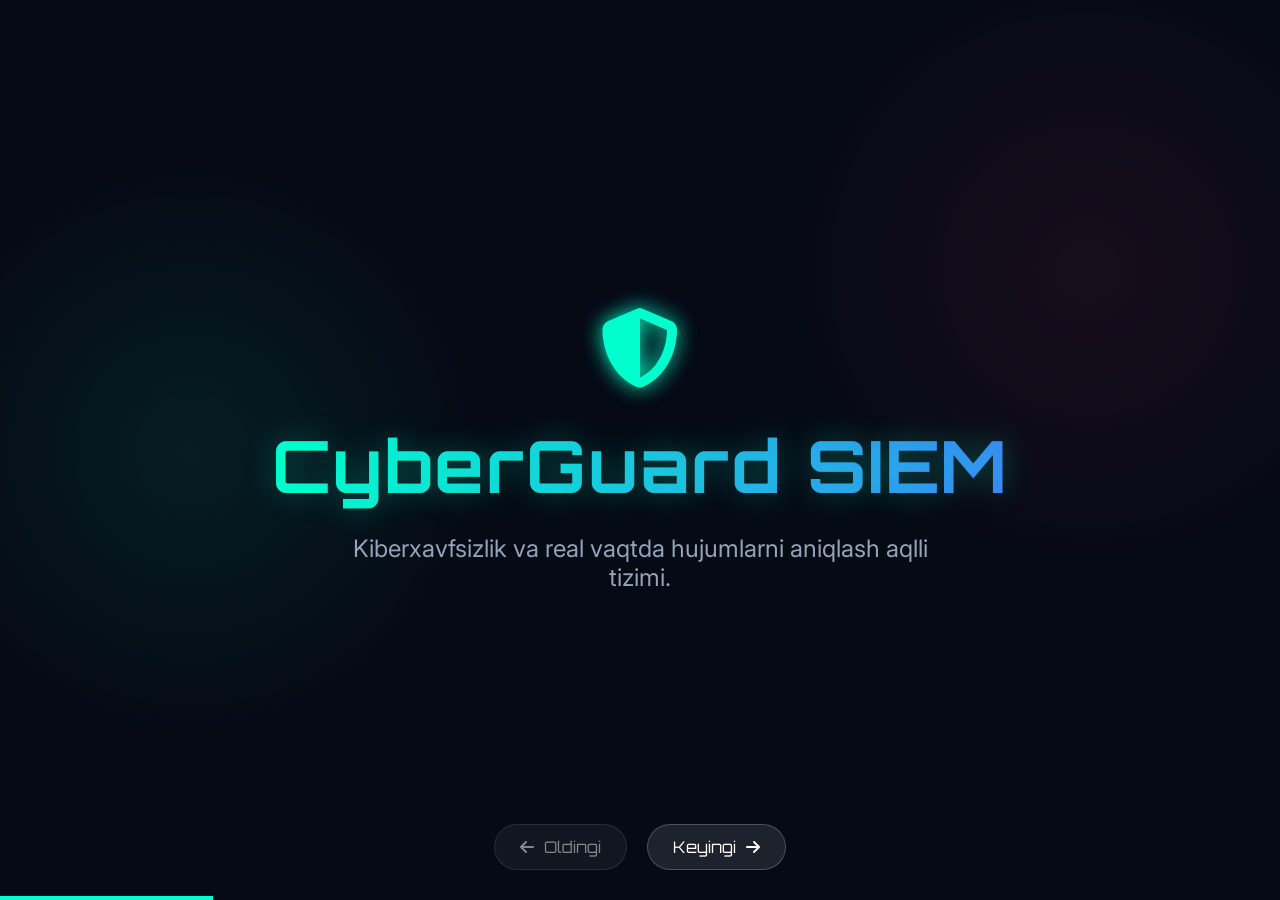
<file: presentation.html>
<!DOCTYPE html>
<html lang="uz">
<head>
    <meta charset="UTF-8">
    <meta name="viewport" content="width=device-width, initial-scale=1.0">
    <title>CyberGuard SIEM - Taqdimot</title>
    <link href="https://fonts.googleapis.com/css2?family=Inter:wght@300;400;600;800&family=Orbitron:wght@500;700&display=swap" rel="stylesheet">
    <link rel="stylesheet" href="https://cdnjs.cloudflare.com/ajax/libs/font-awesome/6.4.0/css/all.min.css">
    <style>
        :root {
            --bg-color: #050a15;
            --text-color: #e2e8f0;
            --primary: #00ffcc;
            --secondary: #ff3366;
            --accent: #3b82f6;
        }

        * {
            box-sizing: border-box;
            margin: 0;
            padding: 0;
        }

        body {
            font-family: 'Inter', sans-serif;
            background-color: var(--bg-color);
            color: var(--text-color);
            overflow: hidden;
            display: flex;
            justify-content: center;
            align-items: center;
            height: 100vh;
            background-image: 
                radial-gradient(circle at 15% 50%, rgba(0, 255, 204, 0.08), transparent 25%),
                radial-gradient(circle at 85% 30%, rgba(255, 51, 102, 0.08), transparent 25%);
        }

        .slider-container {
            width: 100vw;
            height: 100vh;
            position: relative;
        }

        .slide {
            position: absolute;
            top: 0;
            left: 0;
            width: 100%;
            height: 100%;
            display: flex;
            flex-direction: column;
            justify-content: center;
            align-items: center;
            opacity: 0;
            visibility: hidden;
            transition: opacity 0.8s ease-in-out, transform 0.8s ease-in-out, visibility 0.8s;
            transform: scale(0.9);
            padding: 2rem 10%;
            text-align: center;
            z-index: 1;
        }

        .slide.active {
            opacity: 1;
            visibility: visible;
            transform: scale(1);
            z-index: 10;
        }

        h1, h2 {
            font-family: 'Orbitron', sans-serif;
            margin-bottom: 1.5rem;
            letter-spacing: 2px;
        }

        .title-slide h1 {
            font-size: 4.5rem;
            background: linear-gradient(90deg, var(--primary), var(--accent));
            -webkit-background-clip: text;
            -webkit-text-fill-color: transparent;
            text-shadow: 0 0 30px rgba(0, 255, 204, 0.3);
        }

        .title-slide p {
            font-size: 1.5rem;
            color: #94a3b8;
            max-width: 600px;
        }

        .slide h2 {
            font-size: 3rem;
            color: var(--primary);
            border-bottom: 2px solid rgba(0, 255, 204, 0.3);
            padding-bottom: 0.5rem;
            display: inline-block;
        }

        .content-box {
            background: rgba(255, 255, 255, 0.03);
            border: 1px solid rgba(255, 255, 255, 0.05);
            backdrop-filter: blur(10px);
            padding: 2.5rem;
            border-radius: 20px;
            max-width: 900px;
            font-size: 1.4rem;
            line-height: 1.8;
            text-align: left;
            box-shadow: 0 20px 50px rgba(0, 0, 0, 0.5);
            position: relative;
            overflow: hidden;
        }

        .content-box::before {
            content: '';
            position: absolute;
            top: 0;
            left: 0;
            width: 100%;
            height: 4px;
            background: linear-gradient(90deg, var(--primary), var(--secondary));
        }

        ul {
            list-style: none;
        }

        li {
            margin-bottom: 1.2rem;
            display: flex;
            align-items: flex-start;
        }

        li i {
            color: var(--primary);
            margin-top: 6px;
            margin-right: 15px;
            font-size: 1.2rem;
        }

        .highlight {
            color: var(--primary);
            font-weight: 600;
        }

        .danger {
            color: var(--secondary);
            font-weight: 600;
        }

        .grid-layout {
            display: grid;
            grid-template-columns: 1fr 1fr;
            gap: 2rem;
            text-align: left;
            width: 100%;
            max-width: 1000px;
        }

        .card {
            background: rgba(255, 255, 255, 0.03);
            padding: 2rem;
            border-radius: 15px;
            border: 1px solid rgba(255, 255, 255, 0.05);
            transition: transform 0.3s;
        }

        .card:hover {
            transform: translateY(-5px);
            border-color: var(--primary);
        }

        .card i {
            font-size: 2.5rem;
            color: var(--primary);
            margin-bottom: 1rem;
        }

        .controls {
            position: absolute;
            bottom: 30px;
            left: 50%;
            transform: translateX(-50%);
            display: flex;
            gap: 20px;
            z-index: 100;
        }

        .btn {
            background: rgba(255, 255, 255, 0.1);
            border: 1px solid rgba(255, 255, 255, 0.2);
            color: white;
            padding: 12px 25px;
            border-radius: 30px;
            cursor: pointer;
            font-family: 'Orbitron', sans-serif;
            transition: all 0.3s ease;
            font-size: 1rem;
            display: flex;
            align-items: center;
            gap: 10px;
        }

        .btn:hover {
            background: var(--primary);
            color: #000;
            box-shadow: 0 0 15px var(--primary);
        }

        .progress-bar {
            position: absolute;
            bottom: 0;
            left: 0;
            height: 4px;
            background: var(--primary);
            transition: width 0.3s ease;
            z-index: 100;
        }

        .demo-btn {
            display: inline-block;
            margin-top: 2rem;
            background: linear-gradient(45deg, var(--primary), var(--accent));
            color: #000;
            padding: 15px 40px;
            border-radius: 50px;
            text-decoration: none;
            font-family: 'Orbitron', sans-serif;
            font-weight: bold;
            font-size: 1.2rem;
            transition: transform 0.3s, box-shadow 0.3s;
        }

        .demo-btn:hover {
            transform: scale(1.05);
            box-shadow: 0 10px 20px rgba(0, 255, 204, 0.4);
        }

    </style>
</head>
<body>

    <div class="slider-container" id="slider">
        
        <!-- Slide 1 -->
        <div class="slide active title-slide">
            <i class="fa-solid fa-shield-halved" style="font-size: 5rem; color: var(--primary); margin-bottom: 2rem; text-shadow: 0 0 20px var(--primary);"></i>
            <h1>CyberGuard SIEM</h1>
            <p>Kiberxavfsizlik va real vaqtda hujumlarni aniqlash aqlli tizimi.</p>
        </div>

        <!-- Slide 2 -->
        <div class="slide">
            <h2><i class="fa-solid fa-triangle-exclamation"></i> Muammo</h2>
            <div class="content-box">
                <p>Bugungi kunda raqamli platformalar doimiy xavf ostida:</p>
                <ul>
                    <li><i class="fa-solid fa-bug"></i> <strong>Kech aniqlash:</strong> Ko'plab hujumlar faqatgina zarar yetkazilgandan keyin bilinadi.</li>
                    <li><i class="fa-solid fa-server"></i> <strong>Server yuklamalari:</strong> Kutilmagan DDoS hujumlar tizimlarni ishdan chiqaradi.</li>
                    <li><i class="fa-solid fa-database"></i> <strong>Ma'lumotlar o'g'irlanishi:</strong> SQL Injection orqali nozik ma'lumotlar fosh bo'ladi.</li>
                    <li><i class="fa-solid fa-eye-slash"></i> <strong>Ko'rinmaslik:</strong> Administratorlar real vaqt rejimida nima bo'layotganini ko'ra olishmaydi.</li>
                </ul>
            </div>
        </div>

        <!-- Slide 3 -->
        <div class="slide">
            <h2><i class="fa-solid fa-lightbulb"></i> Bizning Yechim</h2>
            <div class="content-box">
                <p><strong>CyberGuard SIEM</strong> — bu server loglarini (<span class="highlight">Nginx</span>) real vaqtda o'qib, ularni tahlil qiladigan va xavf tug'ilganda tezkor chora ko'radigan avtomatlashtirilgan platforma.</p>
                <br>
                <p>U qanday ishlaydi?</p>
                <ul>
                    <li><i class="fa-solid fa-bolt"></i> So'rovlarni soniyaning mingdan bir qismida filtrlaydi.</li>
                    <li><i class="fa-solid fa-chart-line"></i> Dashboard orqali vizual ko'rinishda namoyish etadi.</li>
                    <li><i class="fa-solid fa-bell"></i> Xavfli IP manzillar bo'yicha Telegramga xabar beradi.</li>
                </ul>
            </div>
        </div>

        <!-- Slide 4 -->
        <div class="slide">
            <h2><i class="fa-solid fa-microchip"></i> Asosiy Imkoniyatlar</h2>
            <div class="grid-layout">
                <div class="card">
                    <i class="fa-solid fa-code"></i>
                    <h3>SQL Injection</h3>
                    <p style="color: #94a3b8; font-size: 1rem; margin-top: 10px;">Ma'lumotlar bazasiga qilingan ruxsatsiz so'rovlarni (UNION, SELECT) tutib oladi hamda hujum qilayotgan <strong>IP manzil va davlatni (kim tarafidan qilinayotganini)</strong> aniq ko'rsatib beradi.</p>
                </div>
                <div class="card">
                    <i class="fa-solid fa-network-wired"></i>
                    <h3>DDoS / DoS Himoya</h3>
                    <p style="color: #94a3b8; font-size: 1rem; margin-top: 10px;">Bitta IP manzil tarmoqqa ortiqcha yuklama berganda uni avtomatik aniqlaydi va ro'yxatga oladi.</p>
                </div>
                <div class="card">
                    <i class="fa-solid fa-user-secret"></i>
                    <h3>Credential Stuffing</h3>
                    <p style="color: #94a3b8; font-size: 1rem; margin-top: 10px;">Parollarni buzishga (Brute-force) qaratilgan takroriy login urinishlarini payqaydi.</p>
                </div>
                <div class="card">
                    <i class="fa-solid fa-globe"></i>
                    <h3>GeoIP Kuzatuv</h3>
                    <p style="color: #94a3b8; font-size: 1rem; margin-top: 10px;">Hujumchi aynan qaysi davlatdan turib harakat qilayotganini xarita integratsiyasi orqali ko'rsatadi.</p>
                </div>
            </div>
        </div>

        <!-- Slide 5 -->
        <div class="slide">
            <h2><i class="fa-solid fa-layer-group"></i> Texnologiyalar (Stack)</h2>
            <div class="content-box" style="text-align: center;">
                <div style="display: flex; justify-content: space-around; flex-wrap: wrap; gap: 30px; margin-top: 20px;">
                    <div>
                        <i class="fa-brands fa-python" style="font-size: 4rem; color: #3b82f6;"></i>
                        <p style="margin-top: 10px; font-weight: bold;">Python 3</p>
                    </div>
                    <div>
                        <i class="fa-solid fa-flask" style="font-size: 4rem; color: #fff;"></i>
                        <p style="margin-top: 10px; font-weight: bold;">Flask Framework</p>
                    </div>
                    <div>
                        <i class="fa-solid fa-database" style="font-size: 4rem; color: #00ffcc;"></i>
                        <p style="margin-top: 10px; font-weight: bold;">SQLite</p>
                    </div>
                    <div>
                        <i class="fa-brands fa-js" style="font-size: 4rem; color: #f7df1e;"></i>
                        <p style="margin-top: 10px; font-weight: bold;">Vanilla JS / Chart.js</p>
                    </div>
                    <div>
                        <i class="fa-brands fa-telegram" style="font-size: 4rem; color: #0088cc;"></i>
                        <p style="margin-top: 10px; font-weight: bold;">Telegram API</p>
                    </div>
                </div>
            </div>
        </div>

        <!-- Slide 6 -->
        <div class="slide">
            <h2><i class="fa-solid fa-rocket"></i> Xulosa & Namoyish</h2>
            <div class="content-box" style="text-align: center;">
                <p>Tizimimiz resurslarni tejaydi, tez ishlaydi va ochiq kodli texnologiyalarga asoslangan.</p>
                <p style="margin-top: 15px;">Endi e'tiboringizni amaliy qismga qaratsak. Jonli dashboard va tizim hujumlarni qanday ushlayotganini ko'ramiz.</p>
                
                <a href="http://127.0.0.1:5000" target="_blank" class="demo-btn">
                    <i class="fa-solid fa-desktop"></i> Jonli Dashboard'ni Ochish
                </a>
            </div>
        </div>

    </div>

    <!-- Controls -->
    <div class="controls">
        <button class="btn" id="prevBtn" onclick="changeSlide(-1)"><i class="fa-solid fa-arrow-left"></i> Oldingi</button>
        <button class="btn" id="nextBtn" onclick="changeSlide(1)">Keyingi <i class="fa-solid fa-arrow-right"></i></button>
    </div>

    <div class="progress-bar" id="progressBar"></div>

    <script>
        let currentSlide = 0;
        const slides = document.querySelectorAll('.slide');
        const progressBar = document.getElementById('progressBar');

        function updateSlider() {
            slides.forEach((slide, index) => {
                slide.classList.remove('active');
                if (index === currentSlide) {
                    slide.classList.add('active');
                }
            });

            // Update Progress Bar
            const progress = ((currentSlide + 1) / slides.length) * 100;
            progressBar.style.width = progress + '%';

            // Update Buttons
            document.getElementById('prevBtn').style.opacity = currentSlide === 0 ? '0.5' : '1';
            document.getElementById('prevBtn').style.pointerEvents = currentSlide === 0 ? 'none' : 'auto';
            
            document.getElementById('nextBtn').style.opacity = currentSlide === slides.length - 1 ? '0.5' : '1';
            document.getElementById('nextBtn').style.pointerEvents = currentSlide === slides.length - 1 ? 'none' : 'auto';
        }

        function changeSlide(direction) {
            currentSlide += direction;
            if (currentSlide < 0) currentSlide = 0;
            if (currentSlide >= slides.length) currentSlide = slides.length - 1;
            updateSlider();
        }

        // Keyboard navigation
        document.addEventListener('keydown', (e) => {
            if (e.key === 'ArrowRight' || e.code === 'Space' || e.key === ' ') {
                changeSlide(1);
            } else if (e.key === 'ArrowLeft') {
                changeSlide(-1);
            }
        });

        // Initial setup
        updateSlider();
    </script>
</body>
</html>
</file>
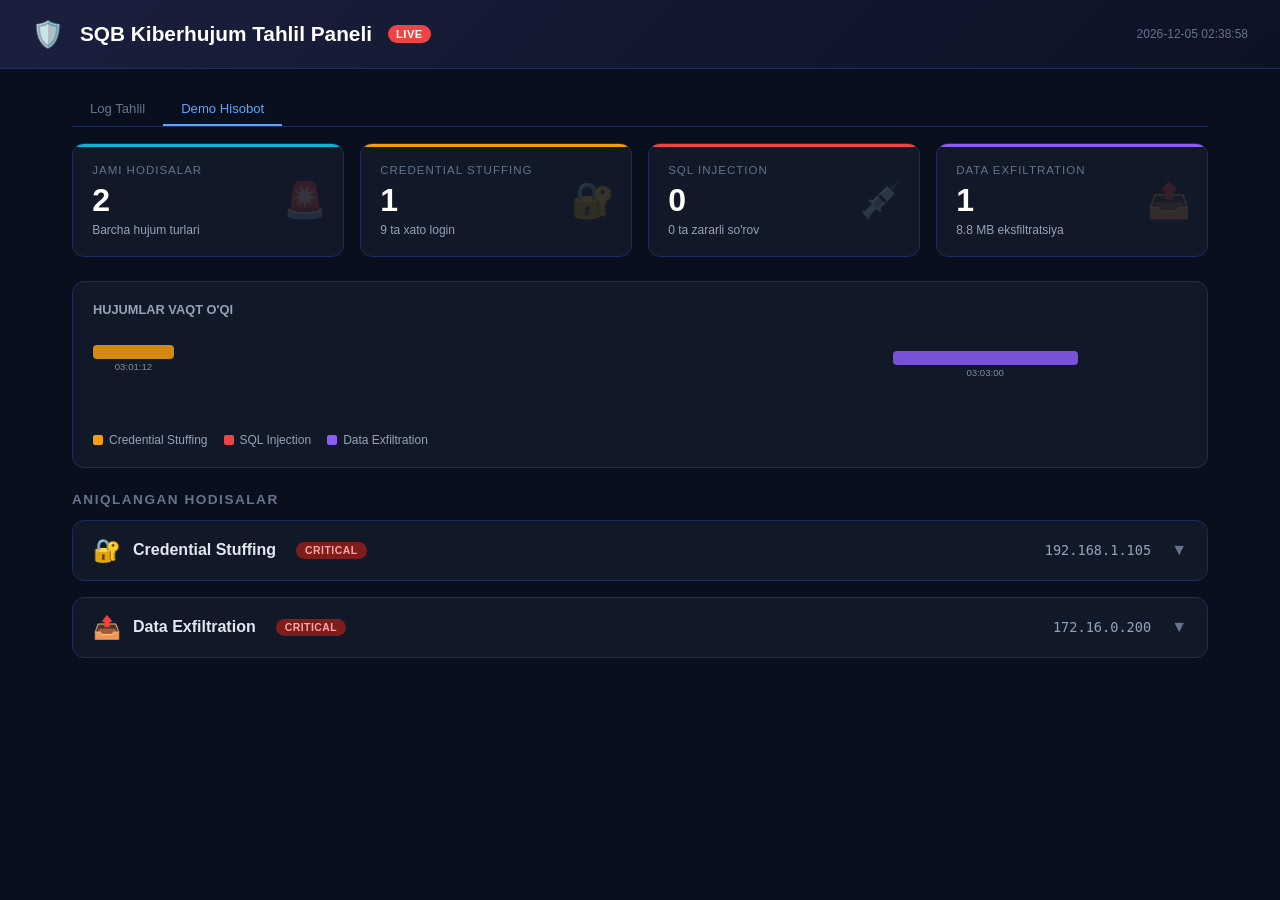
<file: sqb_dashboard.html>
<!DOCTYPE html>
<html lang="uz">
<head>
<meta charset="UTF-8"/>
<meta name="viewport" content="width=device-width,initial-scale=1"/>
<title>SQB Kiberhujum Tahlil Paneli</title>
<style>
*{box-sizing:border-box;margin:0;padding:0}
body{font-family:'Segoe UI',sans-serif;background:#0a0f1e;color:#e2e8f0;min-height:100vh}
header{background:linear-gradient(135deg,#1a1f3e 0%,#0d1224 100%);border-bottom:1px solid #1e2d5a;padding:1.2rem 2rem;display:flex;align-items:center;gap:1rem}
header h1{font-size:1.3rem;font-weight:700;color:#fff}
header .badge{background:#ef4444;color:#fff;font-size:0.7rem;padding:3px 8px;border-radius:20px;font-weight:700;letter-spacing:0.5px}
.ts{font-size:0.75rem;color:#64748b;margin-left:auto}
main{padding:1.5rem 2rem;max-width:1200px;margin:0 auto}

.stats{display:grid;grid-template-columns:repeat(auto-fit,minmax(200px,1fr));gap:1rem;margin-bottom:1.5rem}
.stat-card{background:#111827;border:1px solid #1e2d5a;border-radius:12px;padding:1.2rem;position:relative;overflow:hidden}
.stat-card::before{content:'';position:absolute;top:0;left:0;right:0;height:3px}
.stat-card.cs::before{background:#f59e0b}
.stat-card.sqli::before{background:#ef4444}
.stat-card.exfil::before{background:#8b5cf6}
.stat-card.total::before{background:#06b6d4}
.stat-card .label{font-size:0.72rem;color:#64748b;text-transform:uppercase;letter-spacing:1px;margin-bottom:6px}
.stat-card .value{font-size:2rem;font-weight:700;color:#fff}
.stat-card .sub{font-size:0.75rem;color:#94a3b8;margin-top:4px}
.stat-card .icon{position:absolute;right:1rem;top:50%;transform:translateY(-50%);font-size:2.2rem;opacity:0.15}

.section-title{font-size:0.85rem;text-transform:uppercase;letter-spacing:1.5px;color:#64748b;margin:1.5rem 0 0.8rem;font-weight:600}

.incident-card{background:#111827;border:1px solid #1e2d5a;border-radius:12px;margin-bottom:1rem;overflow:hidden;transition:border-color 0.2s}
.incident-card:hover{border-color:#334155}
.incident-header{padding:1rem 1.25rem;display:flex;align-items:center;gap:0.75rem;cursor:pointer}
.incident-header .attack-icon{font-size:1.4rem}
.incident-header .attack-name{font-weight:600;font-size:1rem}
.incident-header .attack-ip{font-family:monospace;font-size:0.85rem;color:#94a3b8;margin-left:auto}
.severity{display:inline-block;font-size:0.65rem;font-weight:700;padding:3px 9px;border-radius:20px;letter-spacing:0.5px;margin-left:8px}
.severity.CRITICAL{background:#7f1d1d;color:#fca5a5}
.severity.HIGH{background:#78350f;color:#fcd34d}

.incident-body{padding:0 1.25rem 1.25rem;display:none}
.incident-body.open{display:block}
.grid2{display:grid;grid-template-columns:1fr 1fr;gap:0.5rem 1.5rem;margin-top:0.75rem}
.field{margin-bottom:0.4rem}
.field .k{font-size:0.72rem;color:#64748b;text-transform:uppercase;letter-spacing:0.8px}
.field .v{font-size:0.9rem;color:#e2e8f0;font-family:monospace}
.field .v.red{color:#f87171}
.field .v.green{color:#34d399}
.field .v.yellow{color:#fbbf24}

.payloads{margin-top:0.75rem}
.payloads .title{font-size:0.72rem;color:#64748b;text-transform:uppercase;letter-spacing:0.8px;margin-bottom:6px}
.payload-item{background:#1e293b;border-radius:6px;padding:6px 10px;font-family:monospace;font-size:0.78rem;color:#fca5a5;margin-bottom:4px;word-break:break-all}
.eps{display:flex;flex-wrap:wrap;gap:6px;margin-top:6px}
.ep-tag{background:#1e293b;border-radius:6px;padding:4px 10px;font-size:0.75rem;font-family:monospace;color:#93c5fd}

.timeline{margin-top:1.5rem;background:#111827;border:1px solid #1e2d5a;border-radius:12px;padding:1.25rem}
.tl-title{font-size:0.85rem;color:#94a3b8;margin-bottom:1rem}
.tl-track{position:relative;height:60px}
.tl-bar-wrap{position:absolute;top:20px;height:20px;border-radius:4px;transition:opacity 0.2s}
.tl-bar-wrap:hover{opacity:0.85}
.tl-label{font-size:0.65rem;color:#94a3b8;position:absolute;top:44px;transform:translateX(-50%)}
.tl-legend{display:flex;gap:1rem;margin-top:2.5rem;flex-wrap:wrap}
.tl-legend-item{display:flex;align-items:center;gap:6px;font-size:0.75rem;color:#94a3b8}
.tl-legend-dot{width:10px;height:10px;border-radius:2px;flex-shrink:0}

.upload-zone{border:2px dashed #1e2d5a;border-radius:12px;padding:2rem;text-align:center;cursor:pointer;transition:border-color 0.2s;margin-bottom:1.5rem}
.upload-zone:hover{border-color:#3b82f6}
.upload-zone.drag{border-color:#3b82f6;background:#0f1d3a}
.upload-zone p{color:#64748b;font-size:0.9rem;margin-top:0.5rem}
.upload-zone .icon{font-size:2rem}
.upload-btn{display:inline-block;margin-top:0.75rem;padding:8px 20px;background:#1e40af;color:#fff;border-radius:8px;font-size:0.85rem;cursor:pointer;border:none}
#fileInput{display:none}
.run-btn{display:inline-block;padding:10px 24px;background:#1e40af;color:#fff;border-radius:8px;font-size:0.9rem;cursor:pointer;border:none;font-weight:600;width:100%;margin-bottom:1rem}
.run-btn:hover{background:#2563eb}
textarea{width:100%;background:#111827;border:1px solid #1e2d5a;border-radius:8px;color:#e2e8f0;font-family:monospace;font-size:0.78rem;padding:0.75rem;min-height:120px;resize:vertical;outline:none}
textarea:focus{border-color:#3b82f6}
.tab-bar{display:flex;gap:0;margin-bottom:1rem;border-bottom:1px solid #1e2d5a}
.tab{padding:8px 18px;font-size:0.82rem;color:#64748b;cursor:pointer;border-bottom:2px solid transparent;transition:all 0.15s}
.tab.active{color:#60a5fa;border-bottom-color:#60a5fa}
.tab-panel{display:none}.tab-panel.active{display:block}
.empty{color:#475569;font-size:0.9rem;text-align:center;padding:2rem}
</style>
</head>
<body>
<header>
  <span style="font-size:1.6rem">🛡️</span>
  <h1>SQB Kiberhujum Tahlil Paneli</h1>
  <span class="badge">LIVE</span>
  <span class="ts" id="ts"></span>
</header>
<main>
  <div class="tab-bar">
    <div class="tab active" onclick="switchTab('analyze')">Log Tahlil</div>
    <div class="tab" onclick="switchTab('demo')">Demo Hisobot</div>
  </div>

  <!-- ANALYZE TAB -->
  <div class="tab-panel active" id="tab-analyze">
    <div class="upload-zone" id="dropZone" onclick="document.getElementById('fileInput').click()"
         ondragover="ev(event,'over')" ondragleave="ev(event,'leave')" ondrop="ev(event,'drop')">
      <div class="icon">📂</div>
      <strong style="color:#94a3b8">Nginx log faylini yuklang</strong>
      <p>yoki quyidagi matn maydoniga log satrlarini paste qiling</p>
      <button class="upload-btn" onclick="event.stopPropagation()">Fayl tanlash</button>
      <input type="file" id="fileInput" accept=".log,.txt" onchange="loadFile(this)"/>
    </div>
    <textarea id="logInput" placeholder="Bu yerga log satrlarini paste qiling...&#10;&#10;Misol:&#10;192.168.1.105 - - [15/Jan/2025:08:01:12 +0500] &quot;POST /api/auth/login HTTP/1.1&quot; 401 134 &quot;-&quot; &quot;python-requests/2.28.0&quot;"></textarea>
    <button class="run-btn" style="margin-top:0.75rem" onclick="runAnalysis()">⚡ Tahlilni boshlash</button>
    <div id="analyze-results"></div>
  </div>

  <!-- DEMO TAB -->
  <div class="tab-panel" id="tab-demo">
    <div id="demo-results"></div>
  </div>
</main>

<script>
// ─── SAMPLE DATA ───────────────────────────────────────────────────────────
const SAMPLE_LOGS = `192.168.1.105 - - [15/Jan/2025:08:01:12 +0500] "POST /api/auth/login HTTP/1.1" 401 134 "-" "python-requests/2.28.0"
192.168.1.105 - - [15/Jan/2025:08:01:13 +0500] "POST /api/auth/login HTTP/1.1" 401 134 "-" "python-requests/2.28.0"
192.168.1.105 - - [15/Jan/2025:08:01:14 +0500] "POST /api/auth/login HTTP/1.1" 401 134 "-" "python-requests/2.28.0"
192.168.1.105 - - [15/Jan/2025:08:01:15 +0500] "POST /api/auth/login HTTP/1.1" 200 512 "-" "python-requests/2.28.0"
192.168.1.105 - - [15/Jan/2025:08:01:16 +0500] "POST /api/auth/login HTTP/1.1" 401 134 "-" "python-requests/2.28.0"
192.168.1.105 - - [15/Jan/2025:08:01:17 +0500] "POST /api/auth/login HTTP/1.1" 401 134 "-" "python-requests/2.28.0"
192.168.1.105 - - [15/Jan/2025:08:01:18 +0500] "POST /api/auth/login HTTP/1.1" 200 512 "-" "python-requests/2.28.0"
192.168.1.105 - - [15/Jan/2025:08:01:19 +0500] "POST /api/auth/login HTTP/1.1" 401 134 "-" "python-requests/2.28.0"
192.168.1.105 - - [15/Jan/2025:08:01:20 +0500] "POST /api/auth/login HTTP/1.1" 401 134 "-" "python-requests/2.28.0"
192.168.1.105 - - [15/Jan/2025:08:01:21 +0500] "POST /api/auth/login HTTP/1.1" 401 134 "-" "python-requests/2.28.0"
192.168.1.105 - - [15/Jan/2025:08:01:22 +0500] "POST /api/auth/login HTTP/1.1" 401 134 "-" "python-requests/2.28.0"
192.168.1.105 - - [15/Jan/2025:08:01:23 +0500] "POST /api/auth/login HTTP/1.1" 200 512 "-" "python-requests/2.28.0"
10.0.0.77 - - [15/Jan/2025:08:02:05 +0500] "GET /api/users?id=1' OR '1'='1 HTTP/1.1" 500 289 "-" "curl/7.68.0"
10.0.0.77 - - [15/Jan/2025:08:02:06 +0500] "GET /api/accounts?id=1 UNION SELECT username,password FROM users-- HTTP/1.1" 500 289 "-" "curl/7.68.0"
10.0.0.77 - - [15/Jan/2025:08:02:07 +0500] "GET /api/transactions?filter=1; DROP TABLE sessions-- HTTP/1.1" 500 289 "-" "curl/7.68.0"
10.0.0.77 - - [15/Jan/2025:08:02:08 +0500] "GET /api/users?name=' OR 1=1-- HTTP/1.1" 400 189 "-" "curl/7.68.0"
10.0.0.77 - - [15/Jan/2025:08:02:09 +0500] "GET /api/cards?id=1 AND SLEEP(5)-- HTTP/1.1" 500 289 "-" "curl/7.68.0"
10.0.0.77 - - [15/Jan/2025:08:02:10 +0500] "GET /api/users?id=1 UNION SELECT table_name FROM information_schema.tables-- HTTP/1.1" 500 289 "-" "curl/7.68.0"
172.16.0.200 - - [15/Jan/2025:08:03:00 +0500] "GET /api/accounts/export?format=csv HTTP/1.1" 200 524288 "-" "Mozilla/5.0"
172.16.0.200 - - [15/Jan/2025:08:03:05 +0500] "GET /api/transactions/export?from=2020-01-01 HTTP/1.1" 200 1048576 "-" "Mozilla/5.0"
172.16.0.200 - - [15/Jan/2025:08:03:10 +0500] "GET /api/users/list?page=1&size=10000 HTTP/1.1" 200 2097152 "-" "Mozilla/5.0"
172.16.0.200 - - [15/Jan/2025:08:03:15 +0500] "GET /api/cards/all HTTP/1.1" 200 786432 "-" "Mozilla/5.0"
172.16.0.200 - - [15/Jan/2025:08:03:20 +0500] "GET /api/accounts/export?format=json HTTP/1.1" 200 1572864 "-" "Mozilla/5.0"
172.16.0.200 - - [15/Jan/2025:08:03:25 +0500] "GET /api/transactions/bulk HTTP/1.1" 200 3145728 "-" "Mozilla/5.0"`;

// ─── LOG PARSER ──────────────────────────────────────────────────────────
const LOG_RE = /^(\d{1,3}(?:\.\d{1,3}){3})\s+\S+\s+\S+\s+\[([^\]]+)\]\s+"(\w+)\s+([^\s"]+)\s+HTTP\/[\d.]+"\s+(\d{3})\s+(\d+)(?:\s+"[^"]*"\s+"([^"]*)")?/;
const TIME_FMT = /(\d{2})\/(\w+)\/(\d{4}):(\d{2}):(\d{2}):(\d{2})\s+([+-]\d{4})/;
const MONTHS = {Jan:0,Feb:1,Mar:2,Apr:3,May:4,Jun:5,Jul:6,Aug:7,Sep:8,Oct:9,Nov:10,Dec:11};

function parseTime(s){
  const m=TIME_FMT.exec(s); if(!m)return null;
  const tz=m[7]; const sign=tz[0]==='-'?-1:1;
  const tzOff=sign*(parseInt(tz.slice(1,3))*60+parseInt(tz.slice(3,5)));
  return new Date(Date.UTC(+m[3],MONTHS[m[2]],+m[1],+m[4],+m[5],+m[6])-tzOff*60000);
}

function parseLogs(text){
  return text.split('\n').map(l=>{
    const m=LOG_RE.exec(l.trim()); if(!m)return null;
    const t=parseTime(m[2]); if(!t)return null;
    return {ip:m[1],time:t,method:m[3],path:m[4],status:+m[5],bytes:+m[6],ua:m[7]||''};
  }).filter(Boolean);
}

// ─── DETECTORS ──────────────────────────────────────────────────────────
const LOGIN_EPS=['/api/auth/login','/api/login','/login','/auth'];
const SQLI_PATS=[
  /UNION\s+SELECT/i,/OR\s+['"]?\d+['"]?\s*=\s*['"]?\d+/i,/DROP\s+TABLE/i,
  /SLEEP\s*\(/i,/information_schema/i,/--\s*$/,/;\s*(SELECT|DROP|INSERT)/i,
  /['"]\s*(OR|AND)\s+['"]?\d/i,/UNION\s+SELECT/i,/BENCHMARK\s*\(/i
];
const EXFIL_EPS=['/export','/bulk','/download','/all','/list','/dump'];

function detectCS(logs){
  const byIp={};
  logs.forEach(e=>{ if(LOGIN_EPS.some(ep=>e.path.startsWith(ep))){ (byIp[e.ip]=byIp[e.ip]||[]).push(e); } });
  return Object.entries(byIp).flatMap(([ip,reqs])=>{
    if(reqs.length<5)return[];
    const fails=reqs.filter(r=>[401,403].includes(r.status));
    const ok=reqs.filter(r=>r.status===200);
    let burst=false;
    for(const req of fails){
      const w=fails.filter(r=>r.time>=req.time&&r.time-req.time<=60000);
      if(w.length>=5){burst=true;break;}
    }
    if(!burst)return[];
    const dur=(reqs[reqs.length-1].time-reqs[0].time)/1000;
    return [{attack_type:'Credential Stuffing',ip,start_time:reqs[0].time,end_time:reqs[reqs.length-1].time,
      duration_sec:dur.toFixed(1),total_requests:reqs.length,failed_attempts:fails.length,
      successful_logins:ok.length,bytes_exfiltrated:0,user_agents:[...new Set(reqs.map(r=>r.ua).filter(Boolean))],
      severity:ok.length>0?'CRITICAL':'HIGH'}];
  });
}

function detectSQLI(logs){
  const byIp={};
  logs.forEach(e=>{
    const path=decodeURIComponent(e.path).replace(/\+/g,' ');
    const hits=SQLI_PATS.filter(p=>p.test(path));
    if(hits.length){e._sqliHits=hits.map(p=>p.source);(byIp[e.ip]=byIp[e.ip]||[]).push(e);}
  });
  return Object.entries(byIp).map(([ip,reqs])=>{
    const dur=(reqs[reqs.length-1].time-reqs[0].time)/1000;
    const errCnt=reqs.filter(r=>[400,500,503].includes(r.status)).length;
    const allPats=[...new Set(reqs.flatMap(r=>r._sqliHits||[]))];
    return {attack_type:'SQL Injection',ip,start_time:reqs[0].time,end_time:reqs[reqs.length-1].time,
      duration_sec:dur.toFixed(1),total_requests:reqs.length,error_responses:errCnt,bytes_exfiltrated:0,
      matched_patterns:allPats,sample_payloads:reqs.slice(0,3).map(r=>r.path.slice(0,120)),
      user_agents:[...new Set(reqs.map(r=>r.ua).filter(Boolean))],severity:'CRITICAL'};
  });
}

function detectExfil(logs){
  const byIp={};
  logs.forEach(e=>{
    if(e.status===200&&e.bytes>=100000&&EXFIL_EPS.some(ep=>e.path.includes(ep)))
      (byIp[e.ip]=byIp[e.ip]||[]).push(e);
  });
  return Object.entries(byIp).flatMap(([ip,reqs])=>{
    if(reqs.length<3)return[];
    const total=reqs.reduce((s,r)=>s+r.bytes,0);
    const dur=(reqs[reqs.length-1].time-reqs[0].time)/1000;
    const rate=total/Math.max(dur,1);
    const eps=[...new Set(reqs.map(r=>r.path.split('?')[0]))];
    return [{attack_type:'Data Exfiltration',ip,start_time:reqs[0].time,end_time:reqs[reqs.length-1].time,
      duration_sec:dur.toFixed(1),total_requests:reqs.length,bytes_exfiltrated:total,
      bytes_exfil_human:humanBytes(total),avg_response_bytes:Math.round(total/reqs.length),
      transfer_rate_bps:Math.round(rate),endpoints_accessed:eps,
      user_agents:[...new Set(reqs.map(r=>r.ua).filter(Boolean))],
      severity:total>5000000?'CRITICAL':'HIGH'}];
  });
}

function humanBytes(n){
  if(n<1024)return n+' B';
  if(n<1048576)return(n/1024).toFixed(1)+' KB';
  if(n<1073741824)return(n/1048576).toFixed(1)+' MB';
  return(n/1073741824).toFixed(2)+' GB';
}

// ─── RENDER ──────────────────────────────────────────────────────────────
const ICONS={'Credential Stuffing':'🔐','SQL Injection':'💉','Data Exfiltration':'📤'};
const COLORS={'Credential Stuffing':'#f59e0b','SQL Injection':'#ef4444','Data Exfiltration':'#8b5cf6'};

function formatTime(d){
  if(!(d instanceof Date))d=new Date(d);
  return d.toLocaleTimeString('uz-UZ',{hour:'2-digit',minute:'2-digit',second:'2-digit'});
}

function renderResults(incidents, container){
  if(!incidents.length){
    container.innerHTML='<div class="empty">⚠️ Hech qanday hujum aniqlanmadi yoki log formati noto\'g\'ri.</div>';
    return;
  }
  const cs=incidents.filter(i=>i.attack_type==='Credential Stuffing');
  const sqli=incidents.filter(i=>i.attack_type==='SQL Injection');
  const exfil=incidents.filter(i=>i.attack_type==='Data Exfiltration');
  const totalBytes=incidents.reduce((s,i)=>s+(i.bytes_exfiltrated||0),0);

  let html=`<div class="stats">
    <div class="stat-card total"><div class="label">Jami hodisalar</div><div class="value">${incidents.length}</div><div class="sub">Barcha hujum turlari</div><div class="icon">🚨</div></div>
    <div class="stat-card cs"><div class="label">Credential Stuffing</div><div class="value">${cs.length}</div><div class="sub">${cs.reduce((s,i)=>s+i.failed_attempts,0)} ta xato login</div><div class="icon">🔐</div></div>
    <div class="stat-card sqli"><div class="label">SQL Injection</div><div class="value">${sqli.length}</div><div class="sub">${sqli.reduce((s,i)=>s+i.total_requests,0)} ta zararli so'rov</div><div class="icon">💉</div></div>
    <div class="stat-card exfil"><div class="label">Data Exfiltration</div><div class="value">${exfil.length}</div><div class="sub">${humanBytes(totalBytes)} eksfiltratsiya</div><div class="icon">📤</div></div>
  </div>`;

  // Timeline
  if(incidents.length){
    const allTimes=incidents.flatMap(i=>[new Date(i.start_time),new Date(i.end_time)]);
    const tMin=Math.min(...allTimes.map(t=>t.getTime()));
    const tMax=Math.max(...allTimes.map(t=>t.getTime()));
    const tRange=Math.max(tMax-tMin,1000);
    html+=`<div class="timeline"><div class="tl-title" style="font-size:0.8rem;font-weight:600;color:#94a3b8">HUJUMLAR VAQT O'QI</div>
    <div class="tl-track" style="margin-top:1rem">`;
    incidents.forEach((inc,idx)=>{
      const left=((new Date(inc.start_time)-tMin)/tRange*90).toFixed(1);
      const width=Math.max(((new Date(inc.end_time)-new Date(inc.start_time))/tRange*90),3).toFixed(1);
      const color=COLORS[inc.attack_type];
      html+=`<div class="tl-bar-wrap" title="${inc.attack_type}: ${inc.ip}" style="left:${left}%;width:${width}%;background:${color};opacity:0.85;top:${12+idx*6}px;height:14px">
        <span class="tl-label" style="left:50%;font-size:0.6rem;top:16px">${formatTime(inc.start_time)}</span>
      </div>`;
    });
    html+=`</div><div class="tl-legend">`;
    Object.entries(COLORS).forEach(([name,color])=>{
      html+=`<div class="tl-legend-item"><div class="tl-legend-dot" style="background:${color}"></div>${name}</div>`;
    });
    html+=`</div></div>`;
  }

  html+='<div class="section-title">Aniqlangan Hodisalar</div>';
  incidents.forEach((inc,idx)=>{
    const sev=`<span class="severity ${inc.severity}">${inc.severity}</span>`;
    html+=`<div class="incident-card">
      <div class="incident-header" onclick="toggle(${idx})">
        <span class="attack-icon">${ICONS[inc.attack_type]||'⚠'}</span>
        <span class="attack-name">${inc.attack_type}</span>${sev}
        <span class="attack-ip">${inc.ip}</span>
        <span style="color:#64748b;font-size:1rem;margin-left:8px" id="arr${idx}">▼</span>
      </div>
      <div class="incident-body" id="body${idx}">
        <div class="grid2">
          <div class="field"><div class="k">Hujumchi IP</div><div class="v">${inc.ip}</div></div>
          <div class="field"><div class="k">Davomiyligi</div><div class="v">${inc.duration_sec} soniya</div></div>
          <div class="field"><div class="k">Boshlanish</div><div class="v">${formatTime(inc.start_time)}</div></div>
          <div class="field"><div class="k">Tugash</div><div class="v">${formatTime(inc.end_time)}</div></div>
          <div class="field"><div class="k">Jami so'rovlar</div><div class="v yellow">${inc.total_requests}</div></div>
          ${inc.failed_attempts!==undefined?`<div class="field"><div class="k">Xato loginlar</div><div class="v red">${inc.failed_attempts}</div></div>`:''}
          ${inc.successful_logins?`<div class="field"><div class="k">Muvaffaqiyatli</div><div class="v red">${inc.successful_logins} ⚠</div></div>`:''}
          ${inc.error_responses!==undefined&&inc.attack_type==='SQL Injection'?`<div class="field"><div class="k">Server xatolari</div><div class="v red">${inc.error_responses}</div></div>`:''}
          ${inc.bytes_exfiltrated?`<div class="field"><div class="k">Eksfiltratsiya</div><div class="v red">${inc.bytes_exfil_human}</div></div>`:''}
          ${inc.transfer_rate_bps?`<div class="field"><div class="k">Uzatish tezligi</div><div class="v">${inc.transfer_rate_bps.toLocaleString()} B/s</div></div>`:''}
        </div>
        ${inc.user_agents&&inc.user_agents.length?`<div class="payloads"><div class="title">User-Agent</div>${inc.user_agents.map(u=>`<div class="payload-item" style="color:#93c5fd">${u}</div>`).join('')}</div>`:''}
        ${inc.sample_payloads&&inc.sample_payloads.length?`<div class="payloads"><div class="title">Namuna SQL Payload-lar</div>${inc.sample_payloads.map(p=>`<div class="payload-item">${p}</div>`).join('')}</div>`:''}
        ${inc.endpoints_accessed&&inc.endpoints_accessed.length?`<div class="payloads"><div class="title">Ulangan Endpoint-lar</div><div class="eps">${inc.endpoints_accessed.map(e=>`<span class="ep-tag">${e}</span>`).join('')}</div></div>`:''}
      </div>
    </div>`;
  });
  container.innerHTML=html;
}

function toggle(idx){
  const body=document.getElementById('body'+idx);
  const arr=document.getElementById('arr'+idx);
  const open=body.classList.toggle('open');
  arr.textContent=open?'▲':'▼';
}

// ─── TABS & ACTIONS ──────────────────────────────────────────────────────
function switchTab(name){
  document.querySelectorAll('.tab').forEach((t,i)=>{
    const names=['analyze','demo'];
    t.classList.toggle('active',names[i]===name);
  });
  document.querySelectorAll('.tab-panel').forEach(p=>p.classList.remove('active'));
  document.getElementById('tab-'+name).classList.add('active');
  if(name==='demo') loadDemo();
}

function loadDemo(){
  const container=document.getElementById('demo-results');
  if(container.innerHTML)return;
  const logs=parseLogs(SAMPLE_LOGS);
  const incidents=[...detectCS(logs),...detectSQLI(logs),...detectExfil(logs)];
  renderResults(incidents,container);
}

function runAnalysis(){
  const text=document.getElementById('logInput').value.trim();
  if(!text){alert('Iltimos log matnini kiriting!');return;}
  const container=document.getElementById('analyze-results');
  container.innerHTML='<div class="empty">Tahlil qilinmoqda...</div>';
  const logs=parseLogs(text);
  if(!logs.length){container.innerHTML='<div class="empty">Log formati aniqlanmadi. Nginx standart formatini tekshiring.</div>';return;}
  const incidents=[...detectCS(logs),...detectSQLI(logs),...detectExfil(logs)];
  renderResults(incidents,container);
}

function loadFile(input){
  const f=input.files[0]; if(!f)return;
  const reader=new FileReader();
  reader.onload=e=>{document.getElementById('logInput').value=e.target.result;};
  reader.readAsText(f);
}

function ev(e,type){
  e.preventDefault();
  const z=document.getElementById('dropZone');
  if(type==='over')z.classList.add('drag');
  else if(type==='leave')z.classList.remove('drag');
  else if(type==='drop'){
    z.classList.remove('drag');
    const f=e.dataTransfer.files[0];
    if(f){const r=new FileReader();r.onload=ev2=>{document.getElementById('logInput').value=ev2.target.result;};r.readAsText(f);}
  }
}

// Init
document.getElementById('ts').textContent=new Date().toLocaleString('uz-UZ');
loadDemo();
setTimeout(()=>switchTab('demo'),100);
</script>
</body>
</html>
</file>
